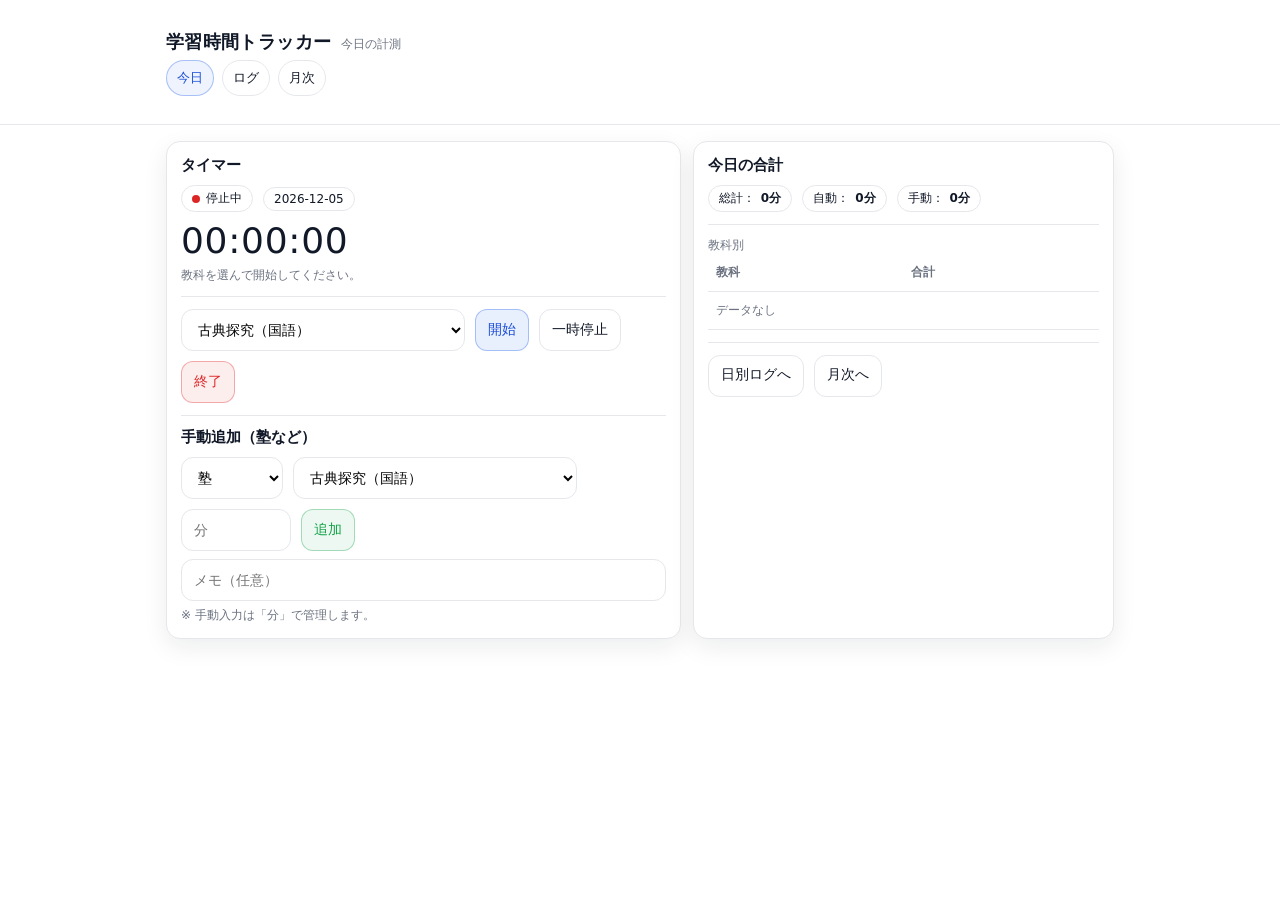
<file: index.html>
<!doctype html>
<html lang="ja">
<head>
  <meta charset="utf-8" />
  <meta name="viewport" content="width=device-width,initial-scale=1,viewport-fit=cover" />
  <title>学習時間トラッカー - 今日</title>
  <link rel="manifest" href="./manifest.json" />
  <link rel="stylesheet" href="./css/app.css" />
</head>
<body>
  <div class="topbar">
    <div class="container">
      <div class="brand">
        <h1>学習時間トラッカー</h1>
        <div class="sub">今日の計測</div>
      </div>
      <div class="nav">
        <a class="active" href="./index.html">今日</a>
        <a href="./log.html">ログ</a>
        <a href="./month.html">月次</a>
      </div>
    </div>
  </div>

  <div class="container">
    <div class="grid">
      <section class="card" aria-label="タイマー">
        <h2>タイマー</h2>
        <div class="row">
          <span class="badge"><span class="dot" id="runDot"></span><span id="runLabel">停止中</span></span>
          <span class="badge" id="todayKey">----</span>
        </div>

        <div class="bigTime" id="timeNow">00:00:00</div>
        <div class="muted" id="timeHint">教科を選んで開始してください。</div>

        <div class="hr"></div>

        <div class="row">
          <select class="select" id="selSubject" aria-label="教科選択"></select>
          <button class="btn btnPrimary" id="btnStart" type="button">開始</button>
          <button class="btn" id="btnPause" type="button" disabled>一時停止</button>
          <button class="btn btnDanger" id="btnStop" type="button" disabled>終了</button>
        </div>

        <div class="hr"></div>

        <h2>手動追加（塾など）</h2>
        <div class="row">
          <select class="select" id="selManualCategory" aria-label="カテゴリ"></select>
          <select class="select" id="selManualSubject" aria-label="教科"></select>
          <input class="input" id="inpMinutes" type="number" min="1" step="1" placeholder="分" style="width:110px" />
          <button class="btn btnOk" id="btnAddManual" type="button">追加</button>
        </div>
        <div class="row" style="margin-top:8px">
          <input class="input" id="inpManualNote" type="text" placeholder="メモ（任意）" style="flex:1 1 360px; min-width:220px"/>
        </div>
        <div class="muted" style="margin-top:6px">※ 手動入力は「分」で管理します。</div>
      </section>

      <section class="card" aria-label="今日の集計">
        <h2>今日の合計</h2>
        <div class="row">
          <span class="badge">総計：<strong id="todayTotal">0分</strong></span>
          <span class="badge">自動：<strong id="todayAuto">0分</strong></span>
          <span class="badge">手動：<strong id="todayManual">0分</strong></span>
        </div>
        <div class="hr"></div>
        <div class="muted">教科別</div>
        <table class="table" aria-label="教科別合計">
          <thead>
            <tr><th>教科</th><th>合計</th></tr>
          </thead>
          <tbody id="tbodyBySubject">
            <tr><td colspan="2" class="muted">データなし</td></tr>
          </tbody>
        </table>

        <div class="hr"></div>
        <div class="row">
          <a href="./log.html" class="btn" style="display:inline-block">日別ログへ</a>
          <a href="./month.html" class="btn" style="display:inline-block">月次へ</a>
        </div>
      </section>
    </div>
  </div>

  <div class="toast" id="toast"></div>

  <script type="module" src="./js/ui-today.js"></script>
</body>
</html>
</file>
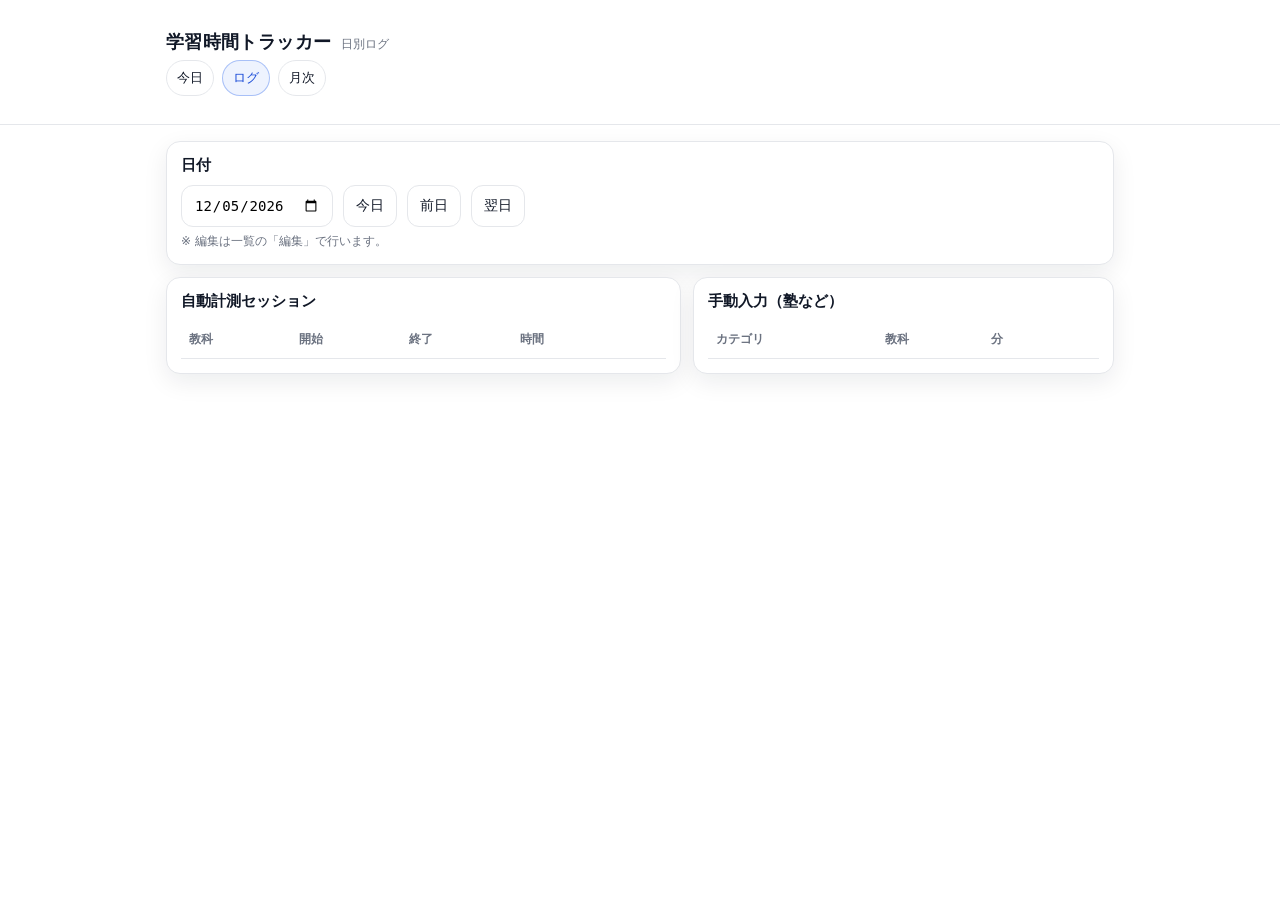
<file: log.html>
<!doctype html>
<html lang="ja">
<head>
  <meta charset="utf-8" />
  <meta name="viewport" content="width=device-width,initial-scale=1,viewport-fit=cover" />
  <title>学習時間トラッカー - ログ</title>
  <link rel="manifest" href="./manifest.json" />
  <link rel="stylesheet" href="./css/app.css" />
</head>
<body>
  <div class="topbar">
    <div class="container">
      <div class="brand">
        <h1>学習時間トラッカー</h1>
        <div class="sub">日別ログ</div>
      </div>
      <div class="nav">
        <a href="./index.html">今日</a>
        <a class="active" href="./log.html">ログ</a>
        <a href="./month.html">月次</a>
      </div>
    </div>
  </div>

  <div class="container">
    <section class="card">
      <h2>日付</h2>
      <div class="row">
        <input class="input" type="date" id="inpDate" />
        <button class="btn" id="btnToday" type="button">今日</button>
        <button class="btn" id="btnPrev" type="button">前日</button>
        <button class="btn" id="btnNext" type="button">翌日</button>
      </div>
      <div class="muted" style="margin-top:6px">※ 編集は一覧の「編集」で行います。</div>
    </section>

    <div class="grid" style="margin-top:12px">
      <section class="card">
        <h2>自動計測セッション</h2>
        <table class="table">
          <thead>
            <tr>
              <th>教科</th>
              <th>開始</th>
              <th>終了</th>
              <th>時間</th>
              <th></th>
            </tr>
          </thead>
          <tbody id="tbodySessions"></tbody>
        </table>
      </section>

      <section class="card">
        <h2>手動入力（塾など）</h2>
        <table class="table">
          <thead>
            <tr>
              <th>カテゴリ</th>
              <th>教科</th>
              <th>分</th>
              <th></th>
            </tr>
          </thead>
          <tbody id="tbodyManual"></tbody>
        </table>
      </section>
    </div>
  </div>

  <div class="toast" id="toast"></div>
  <script type="module" src="./js/ui-log.js"></script>
</body>
</html>
</file>
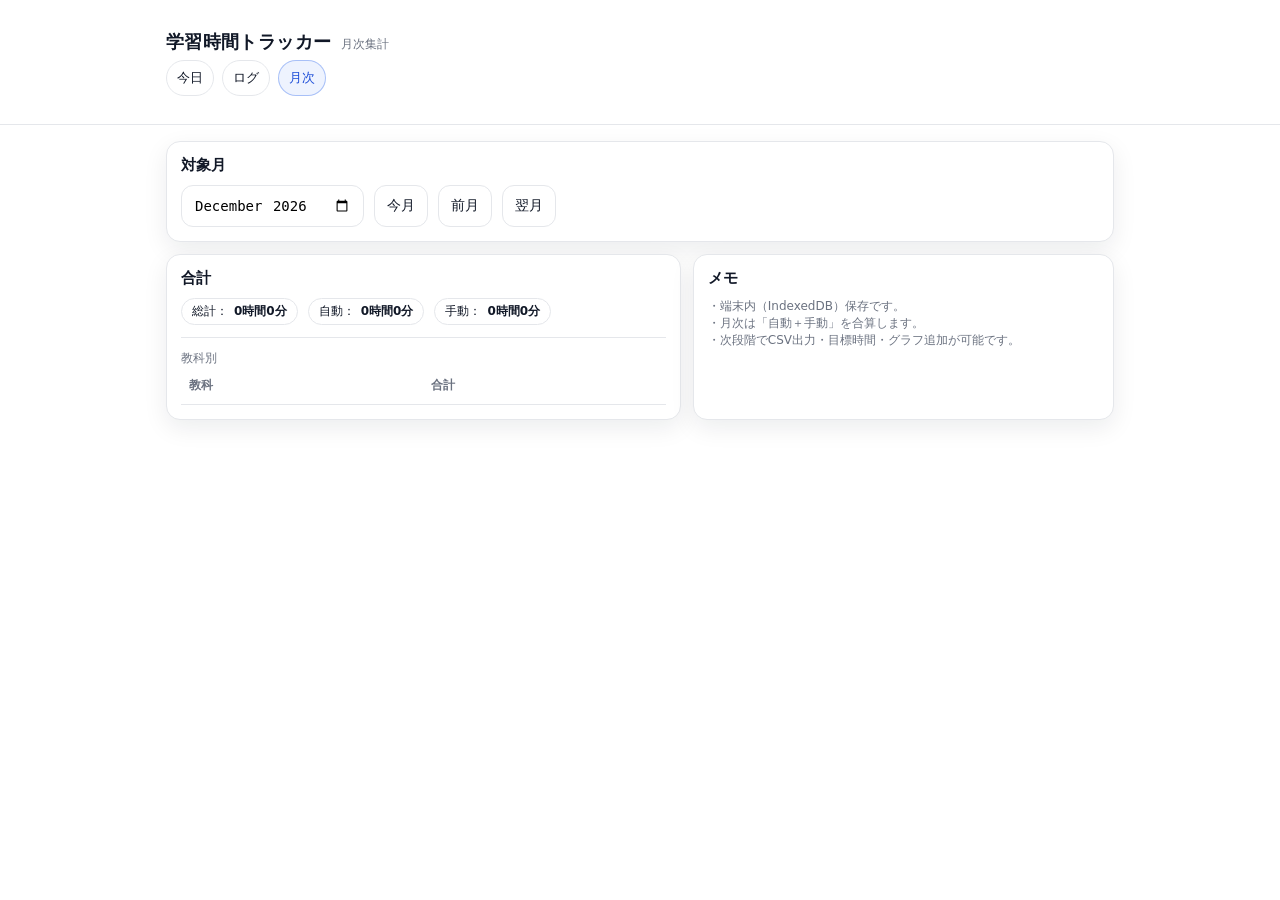
<file: month.html>
<!doctype html>
<html lang="ja">
<head>
  <meta charset="utf-8" />
  <meta name="viewport" content="width=device-width,initial-scale=1,viewport-fit=cover" />
  <title>学習時間トラッカー - 月次</title>
  <link rel="manifest" href="./manifest.json" />
  <link rel="stylesheet" href="./css/app.css" />
</head>
<body>
  <div class="topbar">
    <div class="container">
      <div class="brand">
        <h1>学習時間トラッカー</h1>
        <div class="sub">月次集計</div>
      </div>
      <div class="nav">
        <a href="./index.html">今日</a>
        <a href="./log.html">ログ</a>
        <a class="active" href="./month.html">月次</a>
      </div>
    </div>
  </div>

  <div class="container">
    <section class="card">
      <h2>対象月</h2>
      <div class="row">
        <input class="input" type="month" id="inpMonth" />
        <button class="btn" id="btnThisMonth" type="button">今月</button>
        <button class="btn" id="btnPrevMonth" type="button">前月</button>
        <button class="btn" id="btnNextMonth" type="button">翌月</button>
      </div>
    </section>

    <div class="grid" style="margin-top:12px">
      <section class="card">
        <h2>合計</h2>
        <div class="row">
          <span class="badge">総計：<strong id="mTotal">0時間0分</strong></span>
          <span class="badge">自動：<strong id="mAuto">0時間0分</strong></span>
          <span class="badge">手動：<strong id="mManual">0時間0分</strong></span>
        </div>
        <div class="hr"></div>
        <div class="muted">教科別</div>
        <table class="table">
          <thead><tr><th>教科</th><th>合計</th></tr></thead>
          <tbody id="tbodyMonthBySub"></tbody>
        </table>
      </section>

      <section class="card">
        <h2>メモ</h2>
        <div class="muted">
          ・端末内（IndexedDB）保存です。<br/>
          ・月次は「自動＋手動」を合算します。<br/>
          ・次段階でCSV出力・目標時間・グラフ追加が可能です。
        </div>
      </section>
    </div>
  </div>

  <div class="toast" id="toast"></div>
  <script type="module" src="./js/ui-month.js"></script>
</body>
</html>
</file>
<file: css/app.css>
:root{
  --bg:#ffffff;
  --panel:#f6f7f9;
  --panel2:#ffffff;
  --text:#111827;
  --muted:#6b7280;
  --border:#e5e7eb;

  --primary:#2563eb;
  --primary2:#1d4ed8;

  --danger:#dc2626;
  --ok:#16a34a;

  --shadow: 0 8px 24px rgba(17,24,39,.08);
  --radius: 14px;
}

*{box-sizing:border-box}
html,body{height:100%}
body{
  margin:0;
  font-family: system-ui, -apple-system, "Segoe UI", Roboto, "Noto Sans JP", sans-serif;
  background:var(--bg);
  color:var(--text);
}

a{color:var(--primary); text-decoration:none}
a:hover{text-decoration:underline}

.topbar{
  position:sticky; top:0; z-index:10;
  background:rgba(255,255,255,.9);
  backdrop-filter: blur(10px);
  border-bottom:1px solid var(--border);
}

.container{
  max-width:980px;
  margin:0 auto;
  padding:16px;
}

.brand{
  display:flex; align-items:baseline; gap:10px;
  padding:14px 0 6px;
}
.brand h1{
  margin:0;
  font-size:18px;
  letter-spacing:.02em;
}
.brand .sub{
  font-size:12px;
  color:var(--muted);
}

.nav{
  display:flex;
  gap:8px;
  padding:0 0 12px;
}
.nav a{
  padding:8px 10px;
  border:1px solid var(--border);
  border-radius:999px;
  background:var(--panel2);
  font-size:13px;
  color:var(--text);
}
.nav a.active{
  border-color:rgba(37,99,235,.35);
  background:rgba(37,99,235,.08);
  color:var(--primary2);
}

.grid{
  display:grid;
  grid-template-columns: 1.1fr .9fr;
  gap:12px;
}
@media (max-width: 860px){
  .grid{grid-template-columns:1fr}
}

.card{
  background:var(--panel2);
  border:1px solid var(--border);
  border-radius:var(--radius);
  box-shadow:var(--shadow);
  padding:14px;
}

.card h2{
  margin:0 0 10px;
  font-size:15px;
}
.row{
  display:flex;
  gap:10px;
  flex-wrap:wrap;
  align-items:center;
}
.row > *{flex:0 0 auto}

.select, .input{
  border:1px solid var(--border);
  background:#fff;
  border-radius:12px;
  padding:10px 12px;
  font-size:14px;
  min-height:42px;
  outline:none;
}
.select:focus, .input:focus{
  border-color: rgba(37,99,235,.5);
  box-shadow: 0 0 0 3px rgba(37,99,235,.12);
}

.btn{
  border:1px solid var(--border);
  background:#fff;
  color:var(--text);
  border-radius:12px;
  padding:10px 12px;
  font-size:14px;
  min-height:42px;
  cursor:pointer;
}
.btn:hover{background:#fafafa}
.btn:active{transform: translateY(1px)}

.btnPrimary{
  border-color: rgba(37,99,235,.35);
  background: rgba(37,99,235,.10);
  color: var(--primary2);
}
.btnPrimary:hover{background: rgba(37,99,235,.14)}
.btnDanger{
  border-color: rgba(220,38,38,.35);
  background: rgba(220,38,38,.08);
  color: var(--danger);
}
.btnOk{
  border-color: rgba(22,163,74,.35);
  background: rgba(22,163,74,.08);
  color: var(--ok);
}

.bigTime{
  font-variant-numeric: tabular-nums;
  font-size:36px;
  letter-spacing:.02em;
  margin:8px 0 6px;
}
.muted{color:var(--muted); font-size:12px}
.hr{height:1px; background:var(--border); margin:12px 0}

.table{
  width:100%;
  border-collapse:separate;
  border-spacing:0;
  font-size:13px;
}
.table th, .table td{
  padding:10px 8px;
  border-bottom:1px solid var(--border);
  text-align:left;
  vertical-align:top;
}
.table th{color:var(--muted); font-weight:600; font-size:12px}
.table td.actions{white-space:nowrap}

.badge{
  display:inline-flex;
  align-items:center;
  gap:6px;
  padding:4px 10px;
  border:1px solid var(--border);
  border-radius:999px;
  font-size:12px;
  background:#fff;
}
.dot{
  width:8px; height:8px; border-radius:50%;
  background: var(--muted);
}
.dot.run{background: var(--ok)}
.dot.stop{background: var(--danger)}

.toast{
  position:fixed;
  bottom:16px;
  left:50%;
  transform:translateX(-50%);
  background:#111827;
  color:#fff;
  padding:10px 12px;
  border-radius:12px;
  box-shadow: var(--shadow);
  font-size:13px;
  opacity:0;
  pointer-events:none;
  transition:.2s;
}
.toast.show{opacity:1}
</file>
